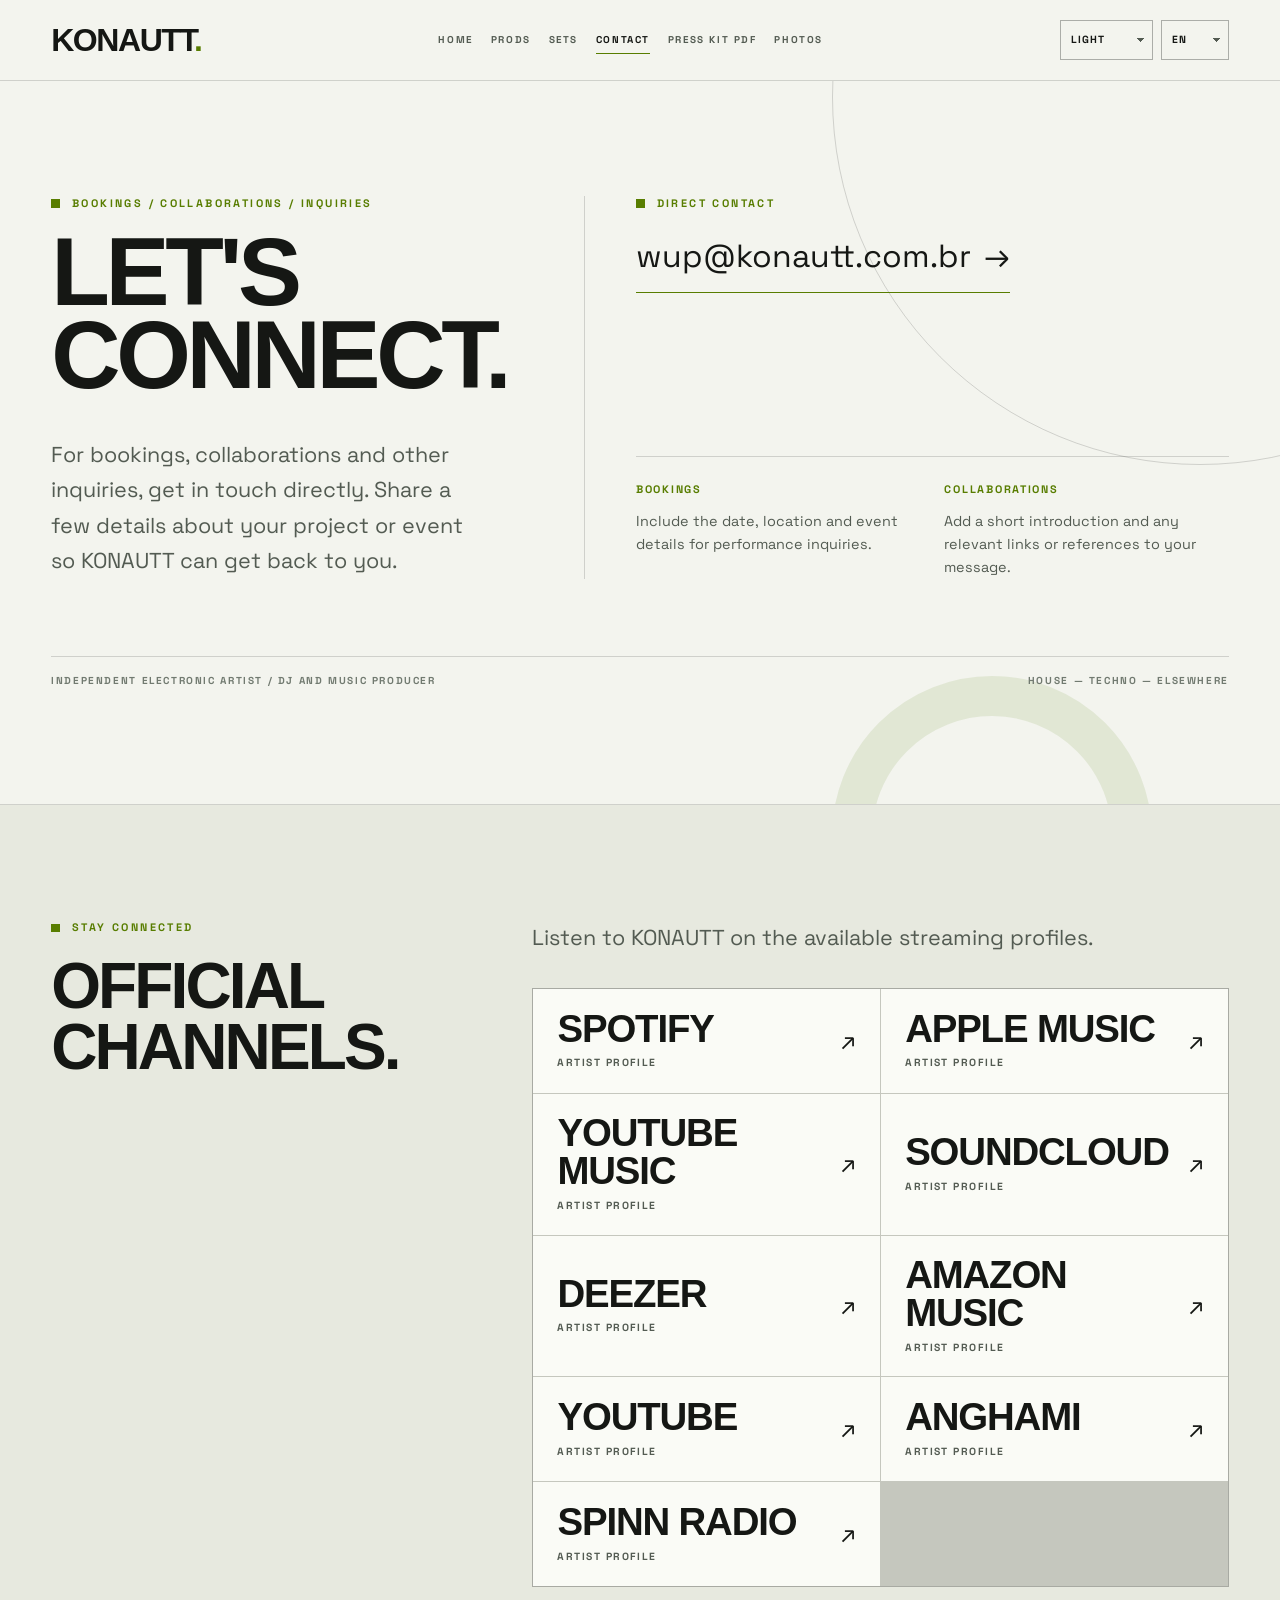
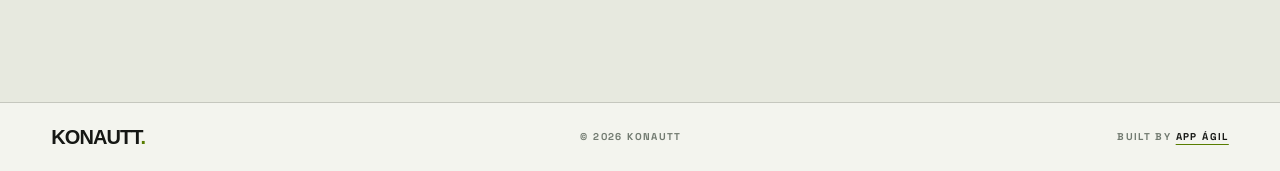
<file: contact.html>
<!doctype html>
<html lang="pt-BR" data-theme="dark">
<head>
  <meta charset="utf-8"><meta name="viewport" content="width=device-width, initial-scale=1">
  <meta name="description" content="Contato de KONAUTT para bookings, colaborações e outras propostas." data-i18n-content="contact.description"><meta name="color-scheme" content="dark light">
  <title data-i18n="contact.title">Contato — KONAUTT</title>
  <link rel="preconnect" href="https://fonts.googleapis.com"><link rel="preconnect" href="https://fonts.gstatic.com" crossorigin>
  <link rel="stylesheet" href="https://fonts.googleapis.com/css2?family=Space+Grotesk:wght@400;500;600;700&amp;display=swap"><link rel="stylesheet" href="assets/css/styles.css">
  <link rel="icon" type="image/png" href="https://raw.githubusercontent.com/konauttmusic/cdn/refs/heads/main/initial.png"><script src="assets/js/app.js" defer></script>
</head>
<body>
  <a class="skip-link" href="#main" data-i18n="common.skip">Pular para o conteúdo</a><noscript><p class="noscript" data-i18n="common.noScript">Ative o JavaScript para usar os seletores de tema e idioma.</p></noscript>
  <header class="site-header">
    <div class="container header-row">
      <a class="brand" href="index.html" aria-label="KONAUTT — início">KONAUTT<span class="brand-mark">.</span></a>
      <nav class="desktop-nav" aria-label="Navegação principal" data-i18n-aria-label="common.navLabel"><a class="nav-link" href="index.html" data-i18n="common.home">Início</a><a class="nav-link" href="music.html" data-i18n="common.music">Prods</a><a class="nav-link" href="shows.html" data-i18n="common.shows">Sets</a><a class="nav-link" href="contact.html" aria-current="page" data-i18n="common.contact">Contato</a><a class="nav-link" href="#" data-link-key="pressKit" target="_blank" rel="noopener noreferrer" data-i18n="common.pressKit">Press Kit em PDF</a><a class="nav-link" href="#" data-link-key="photos" target="_blank" rel="noopener noreferrer" data-i18n="common.photos">Fotos</a></nav>
      <div class="header-actions">
        <label class="control"><span class="control-label" data-i18n="common.theme">Tema</span><select class="control-select theme-select" aria-label="Tema" data-i18n-aria-label="common.theme"><option value="dark" data-i18n="common.themeDark">Escuro</option><option value="light" data-i18n="common.themeLight">Claro</option></select></label>
        <label class="control"><span class="control-label" data-i18n="common.language">Idioma</span><select class="control-select language-select" aria-label="Idioma" data-i18n-aria-label="common.language"><option value="pt-BR">PT</option><option value="en">EN</option></select></label>
        <button class="menu-toggle" type="button" aria-expanded="false" aria-controls="mobile-navigation" aria-label="Abrir menu" data-i18n-aria-label="common.menuOpen"><span></span></button>
      </div>
    </div>
    <nav class="mobile-nav" id="mobile-navigation" aria-label="Navegação principal" data-i18n-aria-label="common.navLabel" hidden><ul class="mobile-nav-list"><li><a class="nav-link" href="index.html" data-i18n="common.home">Início</a></li><li><a class="nav-link" href="music.html" data-i18n="common.music">Prods</a></li><li><a class="nav-link" href="shows.html" data-i18n="common.shows">Sets</a></li><li><a class="nav-link" href="contact.html" aria-current="page" data-i18n="common.contact">Contato</a></li><li><a class="nav-link" href="#" data-link-key="pressKit" target="_blank" rel="noopener noreferrer" data-i18n="common.pressKit">Press Kit em PDF</a></li><li><a class="nav-link" href="#" data-link-key="photos" target="_blank" rel="noopener noreferrer" data-i18n="common.photos">Fotos</a></li></ul></nav>
  </header>

  <main id="main">
    <section class="hero" aria-labelledby="contact-heading">
      <div class="container contact-grid">
        <div><p class="eyebrow" data-i18n="contact.eyebrow">Bookings / Colaborações / Contato</p><h1 class="display" id="contact-heading" data-i18n="contact.hero">VAMOS CONVERSAR.</h1><p class="lede contact-lede" data-i18n="contact.lede">Para bookings, colaborações e outros assuntos, entre em contato diretamente. Conte alguns detalhes do projeto ou evento para que KONAUTT possa responder.</p></div>
        <div class="contact-panel">
          <div><p class="eyebrow" data-i18n="contact.direct">Contato direto</p><a class="contact-email" href="mailto:wup@konautt.com.br">wup@konautt.com.br <span aria-hidden="true">→</span></a></div>
          <div class="contact-details">
            <div><p class="detail-title" data-i18n="contact.bookingTitle">Bookings</p><p class="detail-copy" data-i18n="contact.bookingBody">Inclua data, local e detalhes do evento em propostas de apresentação.</p></div>
            <div><p class="detail-title" data-i18n="contact.collabTitle">Colaborações</p><p class="detail-copy" data-i18n="contact.collabBody">Adicione uma breve apresentação e links ou referências relevantes à mensagem.</p></div>
          </div>
        </div>
      </div>
      <div class="container"><div class="hero-meta"><span data-i18n="contact.metaOne">Artista eletrônico independente / DJ e produtor musical</span><span data-i18n="contact.metaTwo">House — Techno — Além</span></div></div>
    </section>

    <section class="section section-soft" aria-labelledby="channels-heading">
      <div class="container split">
        <div><p class="eyebrow" data-i18n="contact.channelsEyebrow">Continue conectado</p><h2 class="section-title" id="channels-heading" data-i18n="contact.channelsTitle">CANAIS OFICIAIS.</h2></div>
        <div class="split-content">
          <p class="lede" data-i18n="contact.channelsLead">Ouça KONAUTT nos perfis de streaming disponíveis.</p>
          <div class="platform-links">
            <a class="platform-link" href="#" data-link-key="spotify" target="_blank" rel="noopener noreferrer"><span><span class="platform-name">Spotify</span><span class="platform-meta" data-i18n="contact.profile">Perfil do artista</span></span><span class="platform-arrow" aria-hidden="true">↗</span></a>
            <a class="platform-link" href="#" data-link-key="appleMusic" target="_blank" rel="noopener noreferrer"><span><span class="platform-name">Apple Music</span><span class="platform-meta" data-i18n="contact.profile">Perfil do artista</span></span><span class="platform-arrow" aria-hidden="true">↗</span></a>
            <a class="platform-link" href="#" data-link-key="youtubeMusic" target="_blank" rel="noopener noreferrer"><span><span class="platform-name">YouTube Music</span><span class="platform-meta" data-i18n="contact.profile">Perfil do artista</span></span><span class="platform-arrow" aria-hidden="true">↗</span></a>
            <a class="platform-link" href="#" data-link-key="soundCloud" target="_blank" rel="noopener noreferrer"><span><span class="platform-name">SoundCloud</span><span class="platform-meta" data-i18n="contact.profile">Perfil do artista</span></span><span class="platform-arrow" aria-hidden="true">↗</span></a>
            <a class="platform-link" href="#" data-link-key="deezer" target="_blank" rel="noopener noreferrer"><span><span class="platform-name">Deezer</span><span class="platform-meta" data-i18n="contact.profile">Perfil do artista</span></span><span class="platform-arrow" aria-hidden="true">↗</span></a>
            <a class="platform-link" href="#" data-link-key="amazonMusic" target="_blank" rel="noopener noreferrer"><span><span class="platform-name">Amazon Music</span><span class="platform-meta" data-i18n="contact.profile">Perfil do artista</span></span><span class="platform-arrow" aria-hidden="true">↗</span></a>
            <a class="platform-link" href="#" data-link-key="youtube" target="_blank" rel="noopener noreferrer"><span><span class="platform-name">YouTube</span><span class="platform-meta" data-i18n="contact.profile">Perfil do artista</span></span><span class="platform-arrow" aria-hidden="true">↗</span></a>
            <a class="platform-link" href="#" data-link-key="anghami" target="_blank" rel="noopener noreferrer"><span><span class="platform-name">Anghami</span><span class="platform-meta" data-i18n="contact.profile">Perfil do artista</span></span><span class="platform-arrow" aria-hidden="true">↗</span></a>
            <a class="platform-link" href="#" data-link-key="spinnRadio" target="_blank" rel="noopener noreferrer"><span><span class="platform-name">Spinn Radio</span><span class="platform-meta" data-i18n="contact.profile">Perfil do artista</span></span><span class="platform-arrow" aria-hidden="true">↗</span></a>
          </div>
        </div>
      </div>
    </section>
  </main>
  <footer class="site-footer"><div class="container footer-row"><a class="brand" href="index.html">KONAUTT<span class="brand-mark">.</span></a><span data-i18n="common.rights">© 2026 KONAUTT</span><span class="footer-credit"><span data-i18n="common.credit">Desenvolvido por</span> <a href="https://appagil.com.br" target="_blank" rel="noopener noreferrer">App Ágil</a></span></div></footer>
</body>
</html>
</file>
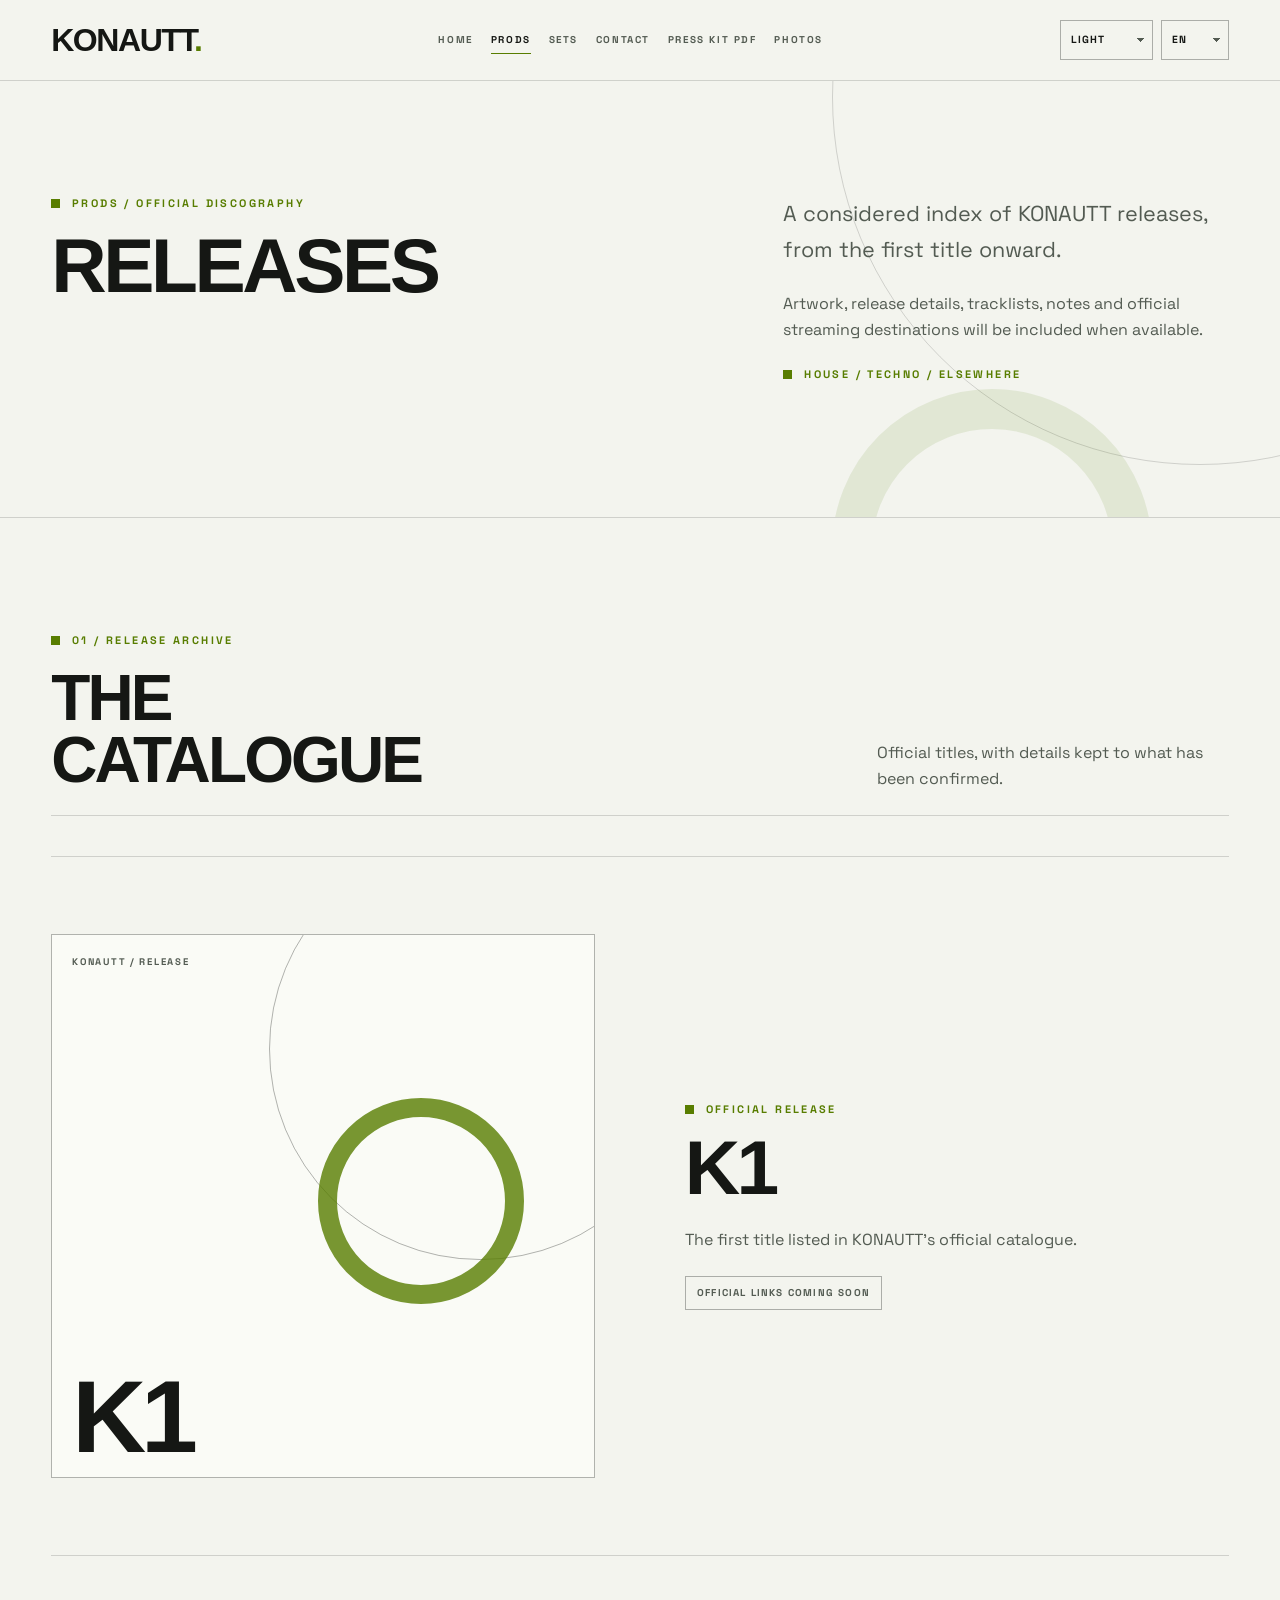
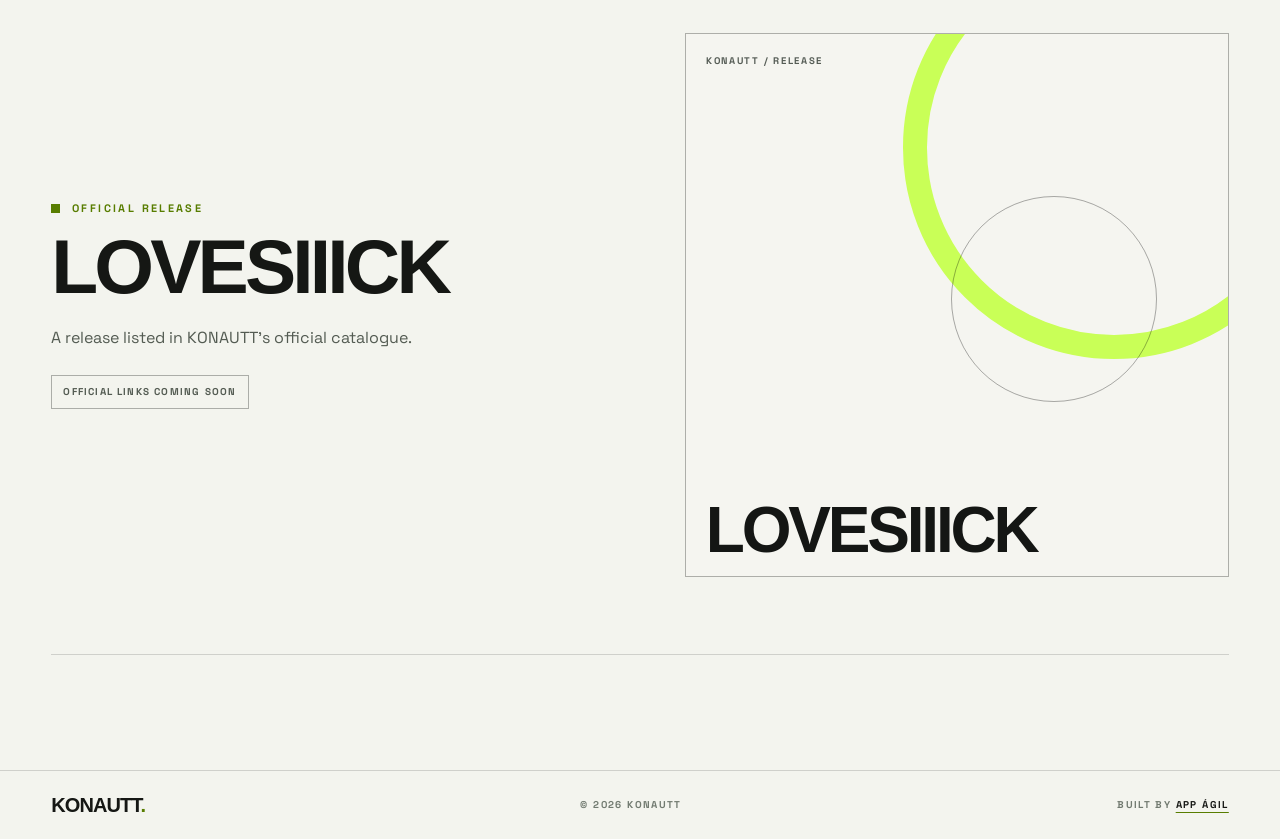
<file: music.html>
<!doctype html>
<html lang="pt-BR" data-theme="dark">
<head>
  <meta charset="utf-8"><meta name="viewport" content="width=device-width, initial-scale=1">
  <meta name="description" content="Discografia oficial e lançamentos de KONAUTT." data-i18n-content="music.description"><meta name="color-scheme" content="dark light">
  <title data-i18n="music.title">Prods — KONAUTT</title>
  <link rel="preconnect" href="https://fonts.googleapis.com"><link rel="preconnect" href="https://fonts.gstatic.com" crossorigin>
  <link rel="stylesheet" href="https://fonts.googleapis.com/css2?family=Space+Grotesk:wght@400;500;600;700&amp;display=swap"><link rel="stylesheet" href="assets/css/styles.css">
  <link rel="icon" type="image/png" href="https://raw.githubusercontent.com/konauttmusic/cdn/refs/heads/main/initial.png"><script src="assets/js/app.js" defer></script>
</head>
<body>
  <a class="skip-link" href="#main" data-i18n="common.skip">Pular para o conteúdo</a><noscript><p class="noscript" data-i18n="common.noScript">Ative o JavaScript para usar os seletores de tema e idioma.</p></noscript>
  <header class="site-header">
    <div class="container header-row">
      <a class="brand" href="index.html" aria-label="KONAUTT — início">KONAUTT<span class="brand-mark">.</span></a>
      <nav class="desktop-nav" aria-label="Navegação principal" data-i18n-aria-label="common.navLabel">
        <a class="nav-link" href="index.html" data-i18n="common.home">Início</a><a class="nav-link" href="music.html" aria-current="page" data-i18n="common.music">Prods</a><a class="nav-link" href="shows.html" data-i18n="common.shows">Sets</a><a class="nav-link" href="contact.html" data-i18n="common.contact">Contato</a><a class="nav-link" href="#" data-link-key="pressKit" target="_blank" rel="noopener noreferrer" data-i18n="common.pressKit">Press Kit em PDF</a><a class="nav-link" href="#" data-link-key="photos" target="_blank" rel="noopener noreferrer" data-i18n="common.photos">Fotos</a>
      </nav>
      <div class="header-actions">
        <label class="control"><span class="control-label" data-i18n="common.theme">Tema</span><select class="control-select theme-select" aria-label="Tema" data-i18n-aria-label="common.theme"><option value="dark" data-i18n="common.themeDark">Escuro</option><option value="light" data-i18n="common.themeLight">Claro</option></select></label>
        <label class="control"><span class="control-label" data-i18n="common.language">Idioma</span><select class="control-select language-select" aria-label="Idioma" data-i18n-aria-label="common.language"><option value="pt-BR">PT</option><option value="en">EN</option></select></label>
        <button class="menu-toggle" type="button" aria-expanded="false" aria-controls="mobile-navigation" aria-label="Abrir menu" data-i18n-aria-label="common.menuOpen"><span></span></button>
      </div>
    </div>
    <nav class="mobile-nav" id="mobile-navigation" aria-label="Navegação principal" data-i18n-aria-label="common.navLabel" hidden><ul class="mobile-nav-list"><li><a class="nav-link" href="index.html" data-i18n="common.home">Início</a></li><li><a class="nav-link" href="music.html" aria-current="page" data-i18n="common.music">Prods</a></li><li><a class="nav-link" href="shows.html" data-i18n="common.shows">Sets</a></li><li><a class="nav-link" href="contact.html" data-i18n="common.contact">Contato</a></li><li><a class="nav-link" href="#" data-link-key="pressKit" target="_blank" rel="noopener noreferrer" data-i18n="common.pressKit">Press Kit em PDF</a></li><li><a class="nav-link" href="#" data-link-key="photos" target="_blank" rel="noopener noreferrer" data-i18n="common.photos">Fotos</a></li></ul></nav>
  </header>

  <main id="main">
    <section class="hero" aria-labelledby="music-heading">
      <div class="container">
        <div class="split music-hero-grid">
          <div><p class="eyebrow" data-i18n="music.eyebrow">Prods / Discografia oficial</p><h1 class="display" id="music-heading" data-i18n="music.hero">Releases</h1></div>
          <div class="split-content"><p class="lede" data-i18n="music.lede">Um índice objetivo dos lançamentos de KONAUTT, do primeiro título em diante.</p><p class="body-copy" data-i18n="music.body">Capas, detalhes, tracklists, notas e destinos oficiais de streaming serão incluídos quando estiverem disponíveis.</p><p class="eyebrow" data-i18n="music.meta">House / Techno / Além</p></div>
        </div>
      </div>
    </section>

    <section class="section" aria-labelledby="catalogue-heading">
      <div class="container">
        <div class="section-heading-row"><div><p class="eyebrow" data-i18n="music.archiveEyebrow">01 / Arquivo de lançamentos</p><h2 class="section-title" id="catalogue-heading" data-i18n="music.archiveTitle">O CATÁLOGO</h2></div><p class="body-copy" data-i18n="music.archiveBody">Títulos oficiais com informações restritas ao que já foi confirmado.</p></div>
        <div class="release-list">
          <article class="release">
            <div class="release-art" role="img" aria-label="Arte conceitual do lançamento K1"><span class="art-label" data-i18n="music.artLabel">KONAUTT / LANÇAMENTO</span><span class="art-title">K1</span></div>
            <div class="release-copy"><p class="eyebrow" data-i18n="music.official">Lançamento oficial</p><h2 class="release-title">K1</h2><p class="body-copy" data-i18n="music.k1Body">Primeiro título listado no catálogo oficial de KONAUTT.</p><span class="status-pill" data-i18n="music.pending">Links oficiais em breve</span></div>
          </article>
          <article class="release">
            <div class="release-art light-art" role="img" aria-label="Arte conceitual do lançamento LOVESIIICK"><span class="art-label" data-i18n="music.artLabel">KONAUTT / LANÇAMENTO</span><span class="art-title">LOVESIIICK</span></div>
            <div class="release-copy"><p class="eyebrow" data-i18n="music.official">Lançamento oficial</p><h2 class="release-title">LOVESIIICK</h2><p class="body-copy" data-i18n="music.loveBody">Lançamento listado no catálogo oficial de KONAUTT.</p><span class="status-pill" data-i18n="music.pending">Links oficiais em breve</span></div>
          </article>
        </div>
      </div>
    </section>
  </main>
  <footer class="site-footer"><div class="container footer-row"><a class="brand" href="index.html">KONAUTT<span class="brand-mark">.</span></a><span data-i18n="common.rights">© 2026 KONAUTT</span><span class="footer-credit"><span data-i18n="common.credit">Desenvolvido por</span> <a href="https://appagil.com.br" target="_blank" rel="noopener noreferrer">App Ágil</a></span></div></footer>
</body>
</html>
</file>
<file: assets/css/styles.css>
:root {
  color-scheme: dark;
  --bg: #090a0a;
  --bg-soft: #111312;
  --surface: #171a18;
  --surface-strong: #202420;
  --text: #f5f7f4;
  --muted: #a0a79f;
  --faint: #727a72;
  --line: rgba(245, 247, 244, 0.15);
  --line-strong: rgba(245, 247, 244, 0.28);
  --accent: #c9ff57;
  --accent-ink: #162000;
  --header: rgba(9, 10, 10, 0.88);
  --shadow: 0 24px 80px rgba(0, 0, 0, 0.3);
  --max-width: 1440px;
  --gutter: clamp(1.25rem, 4vw, 4.5rem);
  --section-space: clamp(4.5rem, 9vw, 9rem);
  --heading: "Arial Narrow", "Roboto Condensed", Impact, sans-serif;
  --body: "Space Grotesk", Inter, Arial, sans-serif;
}

html[data-theme="light"] {
  color-scheme: light;
  --bg: #f3f4ee;
  --bg-soft: #e7e9df;
  --surface: #fafbf6;
  --surface-strong: #d9ddd0;
  --text: #151714;
  --muted: #535b52;
  --faint: #717a70;
  --line: rgba(21, 23, 20, 0.16);
  --line-strong: rgba(21, 23, 20, 0.32);
  --accent: #587d00;
  --accent-ink: #f8ffea;
  --header: rgba(243, 244, 238, 0.9);
  --shadow: 0 24px 70px rgba(35, 40, 28, 0.14);
}

*,
*::before,
*::after {
  box-sizing: border-box;
}

html {
  scroll-behavior: smooth;
  scroll-padding-top: 6rem;
}

body {
  margin: 0;
  min-width: 18rem;
  overflow-x: hidden;
  background: var(--bg);
  color: var(--text);
  font-family: var(--body);
  line-height: 1.6;
  text-rendering: optimizeLegibility;
  transition: background-color 180ms ease, color 180ms ease;
}

body.menu-open {
  overflow: hidden;
}

img {
  display: block;
  max-width: 100%;
}

a {
  color: inherit;
  text-decoration: none;
}

button,
select {
  color: inherit;
  font: inherit;
}

button,
select,
a {
  -webkit-tap-highlight-color: transparent;
}

:focus-visible {
  outline: 2px solid var(--accent);
  outline-offset: 4px;
}

::selection {
  background: var(--accent);
  color: var(--accent-ink);
}

.skip-link {
  position: fixed;
  z-index: 1000;
  top: 0.75rem;
  left: 0.75rem;
  padding: 0.75rem 1rem;
  background: var(--accent);
  color: var(--accent-ink);
  font-size: 0.75rem;
  font-weight: 800;
  letter-spacing: 0.08em;
  text-transform: uppercase;
  transform: translateY(-160%);
  transition: transform 160ms ease;
}

.skip-link:focus {
  transform: translateY(0);
}

.container {
  width: min(100%, var(--max-width));
  margin-inline: auto;
  padding-inline: var(--gutter);
}

.eyebrow {
  display: flex;
  align-items: center;
  gap: 0.75rem;
  margin: 0 0 1.25rem;
  color: var(--accent);
  font-size: 0.68rem;
  font-weight: 800;
  letter-spacing: 0.22em;
  line-height: 1.4;
  text-transform: uppercase;
}

.eyebrow::before {
  width: 0.55rem;
  height: 0.55rem;
  flex: 0 0 auto;
  background: currentColor;
  content: "";
}

.display,
.section-title,
.card-title,
.brand {
  font-family: var(--heading);
  font-stretch: condensed;
  font-weight: 900;
  letter-spacing: -0.045em;
  text-transform: uppercase;
}

.display,
.section-title,
.card-title,
p {
  overflow-wrap: anywhere;
}

.display,
.section-title,
.card-title,
.release-title,
.empty-state-title,
.art-title {
  hyphens: none;
  overflow-wrap: normal;
  word-break: normal;
}

.display {
  max-width: 11ch;
  margin: 0;
  font-size: clamp(3.25rem, 7.5vw, 8.5rem);
  line-height: 0.86;
  overflow-wrap: normal;
  word-break: normal;
}

#home-heading {
  white-space: nowrap;
}

.section-title {
  max-width: 12ch;
  margin: 0;
  font-size: clamp(2.4rem, 5vw, 4.75rem);
  line-height: 0.96;
}

.lede {
  max-width: 36rem;
  margin: 0;
  color: var(--muted);
  font-size: clamp(1.05rem, 2vw, 1.35rem);
  line-height: 1.65;
}

.body-copy {
  max-width: 42rem;
  margin: 0;
  color: var(--muted);
}

.text-link {
  display: inline-flex;
  align-items: center;
  gap: 0.8rem;
  width: fit-content;
  padding-bottom: 0.35rem;
  border-bottom: 1px solid var(--accent);
  color: var(--accent);
  font-size: 0.7rem;
  font-weight: 800;
  letter-spacing: 0.16em;
  line-height: 1.4;
  text-transform: uppercase;
  transition: color 160ms ease, gap 160ms ease;
}

.text-link:hover {
  gap: 1.1rem;
  color: var(--text);
}

/* Shared header */
.site-header {
  position: sticky;
  z-index: 100;
  top: 0;
  border-bottom: 1px solid var(--line);
  background: var(--header);
  backdrop-filter: blur(18px);
}

.header-row {
  display: flex;
  min-height: 5rem;
  align-items: center;
  gap: clamp(0.75rem, 2vw, 2rem);
}

.brand {
  position: relative;
  z-index: 2;
  flex: 0 0 auto;
  font-size: clamp(1.5rem, 3vw, 2rem);
  line-height: 1;
}

.brand-mark {
  color: var(--accent);
}

.desktop-nav {
  display: flex;
  align-items: center;
  justify-content: center;
  gap: clamp(0.7rem, 1.4vw, 1.5rem);
  margin-inline: auto;
}

.nav-link {
  position: relative;
  padding-block: 0.6rem;
  color: var(--muted);
  font-size: 0.62rem;
  font-weight: 700;
  letter-spacing: 0.16em;
  white-space: nowrap;
  text-transform: uppercase;
  transition: color 160ms ease;
}

.nav-link::after {
  position: absolute;
  right: 0;
  bottom: 0.2rem;
  left: 0;
  height: 1px;
  background: var(--accent);
  content: "";
  transform: scaleX(0);
  transform-origin: right;
  transition: transform 160ms ease;
}

.nav-link:hover,
.nav-link[aria-current="page"] {
  color: var(--text);
}

.nav-link:hover::after,
.nav-link[aria-current="page"]::after {
  transform: scaleX(1);
  transform-origin: left;
}

.header-actions {
  display: flex;
  align-items: center;
  gap: 0.5rem;
}

.control {
  display: flex;
  align-items: center;
  gap: 0.4rem;
}

.control-label {
  position: absolute;
  width: 1px;
  height: 1px;
  overflow: hidden;
  clip: rect(0 0 0 0);
  clip-path: inset(50%);
  white-space: nowrap;
}

.control-select {
  height: 2.5rem;
  padding: 0 1.8rem 0 0.65rem;
  border: 1px solid var(--line-strong);
  border-radius: 0;
  background-color: var(--bg);
  background-image: linear-gradient(45deg, transparent 50%, var(--muted) 50%), linear-gradient(135deg, var(--muted) 50%, transparent 50%);
  background-position: calc(100% - 11px) 50%, calc(100% - 7px) 50%;
  background-repeat: no-repeat;
  background-size: 4px 4px, 4px 4px;
  font-size: 0.65rem;
  font-weight: 800;
  letter-spacing: 0.08em;
  text-transform: uppercase;
  appearance: none;
  cursor: pointer;
}

.theme-select {
  width: 5.8rem;
}

.language-select {
  width: 4.25rem;
}

.menu-toggle {
  display: none;
  width: 2.5rem;
  height: 2.5rem;
  align-items: center;
  justify-content: center;
  padding: 0;
  border: 1px solid var(--line-strong);
  border-radius: 0;
  background: transparent;
  cursor: pointer;
}

.menu-toggle span,
.menu-toggle::before,
.menu-toggle::after {
  width: 1rem;
  height: 1px;
  background: currentColor;
  content: "";
  transition: transform 180ms ease, opacity 180ms ease;
}

.menu-toggle {
  flex-direction: column;
  gap: 0.25rem;
}

.menu-toggle[aria-expanded="true"] span {
  opacity: 0;
}

.menu-toggle[aria-expanded="true"]::before {
  transform: translateY(5px) rotate(45deg);
}

.menu-toggle[aria-expanded="true"]::after {
  transform: translateY(-5px) rotate(-45deg);
}

.mobile-nav {
  display: none;
  border-top: 1px solid var(--line);
  background: var(--bg);
}

.mobile-nav.is-open {
  display: block;
}

.mobile-nav-list {
  display: grid;
  margin: 0;
  padding: 0.75rem var(--gutter) 1.25rem;
  list-style: none;
}

.mobile-nav .nav-link {
  display: block;
  padding: 0.9rem 0;
  border-bottom: 1px solid var(--line);
  font-size: 0.78rem;
}

.mobile-nav .nav-link::after {
  display: none;
}

/* Hero */
.hero {
  position: relative;
  isolation: isolate;
  overflow: hidden;
  padding-block: clamp(4.5rem, 9vw, 8.5rem);
  border-bottom: 1px solid var(--line);
}

.hero::before {
  position: absolute;
  z-index: -1;
  top: -22rem;
  right: -18rem;
  width: 46rem;
  height: 46rem;
  border: 1px solid var(--line);
  border-radius: 50%;
  content: "";
}

.hero::after {
  position: absolute;
  z-index: -1;
  right: 10%;
  bottom: -12rem;
  width: 20rem;
  height: 20rem;
  border: 2.5rem solid color-mix(in srgb, var(--accent) 60%, transparent);
  border-radius: 50%;
  content: "";
  opacity: 0.18;
}

.hero-grid {
  display: grid;
  align-items: center;
  gap: clamp(3rem, 7vw, 7rem);
  grid-template-columns: minmax(0, 1.1fr) minmax(17rem, 0.7fr);
}

.hero-copy {
  position: relative;
  z-index: 1;
}

.hero-intro {
  display: flex;
  align-items: flex-end;
  justify-content: space-between;
  gap: 2rem;
  margin-top: 2.5rem;
}

.hero-intro .lede {
  max-width: 24rem;
}

.visual-frame {
  position: relative;
  min-height: 30rem;
  overflow: hidden;
  border: 1px solid var(--line-strong);
  background: var(--surface);
  box-shadow: var(--shadow);
}

.visual-frame img {
  width: 100%;
  height: 100%;
  min-height: inherit;
  object-fit: cover;
  filter: grayscale(1) contrast(1.15);
  transition: filter 180ms ease, transform 700ms ease;
}

.visual-frame:hover img {
  transform: scale(1.025);
}

html[data-theme="light"] .visual-frame img {
  filter: grayscale(1) contrast(1.05) brightness(1.08);
}

.visual-frame::after {
  position: absolute;
  inset: 0;
  background: linear-gradient(to top, rgba(0, 0, 0, 0.78), transparent 58%);
  content: "";
}

.visual-number,
.visual-caption {
  position: absolute;
  z-index: 1;
  color: #fff;
}

.visual-number {
  top: 1.25rem;
  right: 1.25rem;
  color: #c9ff57;
  font-family: var(--heading);
  font-size: 4rem;
  font-weight: 900;
  line-height: 1;
}

.visual-caption {
  right: 1.25rem;
  bottom: 1.25rem;
  left: 1.25rem;
  font-size: 0.65rem;
  font-weight: 700;
  letter-spacing: 0.18em;
  text-transform: uppercase;
}

.hero-meta {
  display: flex;
  justify-content: space-between;
  gap: 1rem;
  margin-top: clamp(3rem, 6vw, 6rem);
  padding-top: 1rem;
  border-top: 1px solid var(--line);
  color: var(--faint);
  font-size: 0.63rem;
  font-weight: 700;
  letter-spacing: 0.16em;
  text-transform: uppercase;
}

/* Content sections */
.section {
  padding-block: var(--section-space);
  border-bottom: 1px solid var(--line);
}

.section-soft {
  background: var(--bg-soft);
}

.split {
  display: grid;
  gap: clamp(2.5rem, 7vw, 7rem);
  grid-template-columns: minmax(15rem, 0.72fr) minmax(0, 1.28fr);
}

.music-hero-grid {
  gap: clamp(2.5rem, 5vw, 5rem);
  grid-template-columns: minmax(0, 1.2fr) minmax(20rem, 0.8fr);
}

#music-heading {
  max-width: 10ch;
  font-size: clamp(3.4rem, 6vw, 6.5rem);
  line-height: 0.9;
  text-wrap: balance;
}

.split-content {
  align-self: center;
}

.split-content > * + * {
  margin-top: 1.5rem;
}

.genre-list {
  display: flex;
  flex-wrap: wrap;
  gap: 0.4rem 1rem;
  margin: 2.5rem 0 0;
  padding: 1.25rem 0 0;
  border-top: 1px solid var(--line);
  color: var(--muted);
  font-family: var(--heading);
  font-size: clamp(1.5rem, 3vw, 2.5rem);
  font-weight: 900;
  letter-spacing: -0.03em;
  line-height: 1;
  list-style: none;
  text-transform: uppercase;
}

.genre-list li:not(:last-child)::after {
  margin-left: 1rem;
  color: var(--accent);
  content: "/";
}

.section-heading-row {
  display: flex;
  align-items: end;
  justify-content: space-between;
  gap: 2rem;
  margin-bottom: 2.5rem;
  padding-bottom: 1.5rem;
  border-bottom: 1px solid var(--line);
}

.section-heading-row .body-copy {
  max-width: 22rem;
}

.page-grid {
  display: grid;
  gap: 1px;
  background: var(--line);
  border: 1px solid var(--line);
  grid-template-columns: repeat(3, minmax(0, 1fr));
}

.page-card {
  display: flex;
  min-height: 22rem;
  flex-direction: column;
  justify-content: space-between;
  padding: clamp(1.5rem, 3vw, 2.5rem);
  background: var(--surface);
  transition: background-color 180ms ease, color 180ms ease;
}

.page-card:hover {
  background: var(--accent);
  color: var(--accent-ink);
}

.page-card-index {
  color: var(--accent);
  font-family: var(--heading);
  font-size: 3rem;
  font-weight: 900;
  line-height: 1;
}

.page-card:hover .page-card-index,
.page-card:hover .card-copy {
  color: inherit;
}

.card-title {
  display: block;
  margin: 0;
  font-size: clamp(2.15rem, 3.8vw, 3.5rem);
  line-height: 0.96;
}

.card-copy {
  display: block;
  max-width: 18rem;
  margin: 1rem 0 0;
  color: var(--muted);
  font-size: 0.9rem;
}

.card-arrow {
  display: block;
  margin-top: 2rem;
  font-size: 1.5rem;
}

/* Music */
.release-list {
  border-top: 1px solid var(--line);
}

.release {
  display: grid;
  align-items: center;
  gap: clamp(2rem, 7vw, 7rem);
  padding-block: clamp(2.5rem, 6vw, 5rem);
  border-bottom: 1px solid var(--line);
  grid-template-columns: repeat(2, minmax(0, 1fr));
}

.release:nth-child(even) .release-art {
  order: 2;
}

.release-art {
  position: relative;
  aspect-ratio: 1;
  overflow: hidden;
  border: 1px solid var(--line-strong);
  background: var(--surface);
}

.release-art::before,
.release-art::after {
  position: absolute;
  border-radius: 50%;
  content: "";
}

.release-art::before {
  top: -18%;
  right: -18%;
  width: 78%;
  height: 78%;
  border: 1px solid var(--line-strong);
}

.release-art::after {
  top: 30%;
  right: 13%;
  width: 38%;
  height: 38%;
  border: 1.2rem solid var(--accent);
  opacity: 0.8;
}

.release-art.light-art {
  background: #f5f5f0;
  color: #141614;
}

.release-art.light-art::before {
  border-width: 1.5rem;
  border-color: #c9ff57;
}

.release-art.light-art::after {
  border-width: 1px;
  border-color: rgba(0, 0, 0, 0.4);
}

.art-label,
.art-title {
  position: absolute;
  z-index: 1;
}

.art-label {
  top: 1.25rem;
  left: 1.25rem;
  color: var(--muted);
  font-size: 0.6rem;
  font-weight: 800;
  letter-spacing: 0.18em;
  text-transform: uppercase;
}

.light-art .art-label {
  color: #555c55;
}

.light-art .art-title {
  font-size: clamp(2.4rem, 5vw, 4.75rem);
  white-space: nowrap;
}

.art-title {
  right: 1.25rem;
  bottom: 1.25rem;
  left: 1.25rem;
  font-family: var(--heading);
  font-size: clamp(3rem, 8vw, 7rem);
  font-weight: 900;
  letter-spacing: -0.05em;
  line-height: 0.78;
  text-transform: uppercase;
}

.release-copy .eyebrow {
  margin-bottom: 1rem;
}

.release-title {
  margin: 0;
  font-family: var(--heading);
  font-size: clamp(3rem, 6vw, 6rem);
  font-weight: 900;
  letter-spacing: -0.05em;
  line-height: 0.9;
  text-transform: uppercase;
}

.release-copy .body-copy {
  margin-top: 1.5rem;
}

.status-pill {
  display: inline-flex;
  margin-top: 1.5rem;
  padding: 0.5rem 0.7rem;
  border: 1px solid var(--line-strong);
  color: var(--muted);
  font-size: 0.62rem;
  font-weight: 800;
  letter-spacing: 0.12em;
  text-transform: uppercase;
}

/* Sets */
.empty-state {
  padding-block: clamp(2rem, 5vw, 4rem);
  border-block: 1px solid var(--line);
}

.empty-state-title {
  max-width: 17ch;
  margin: 0;
  font-family: var(--heading);
  font-size: clamp(1.9rem, 3.8vw, 3.25rem);
  font-weight: 900;
  letter-spacing: -0.03em;
  line-height: 1;
  text-transform: uppercase;
}

.empty-state .body-copy,
.empty-state .text-link {
  margin-top: 1.5rem;
}

.archive-grid {
  display: grid;
  align-items: center;
  gap: clamp(2rem, 7vw, 7rem);
  grid-template-columns: minmax(17rem, 0.85fr) minmax(0, 1.15fr);
}

.archive-visual {
  position: relative;
  min-height: 27rem;
  overflow: hidden;
  border: 1px solid var(--line);
}

.archive-visual img {
  width: 100%;
  height: 100%;
  min-height: inherit;
  object-fit: cover;
  filter: grayscale(1) contrast(1.2) brightness(0.7);
}

.archive-visual::after {
  position: absolute;
  inset: 0;
  background: linear-gradient(to top, rgba(0, 0, 0, 0.7), transparent);
  content: "";
}

.archive-caption {
  position: absolute;
  z-index: 1;
  right: 1.25rem;
  bottom: 1.25rem;
  left: 1.25rem;
  color: #fff;
  font-size: 0.63rem;
  font-weight: 700;
  letter-spacing: 0.16em;
  text-transform: uppercase;
}

.archive-copy {
  margin-top: 1.5rem;
}

/* Contact */
.contact-grid {
  display: grid;
  gap: clamp(3rem, 8vw, 8rem);
  grid-template-columns: minmax(16rem, 0.8fr) minmax(0, 1.2fr);
}

.contact-panel {
  display: flex;
  flex-direction: column;
  justify-content: space-between;
  padding-left: clamp(1.5rem, 4vw, 4rem);
  border-left: 1px solid var(--line);
}

.contact-email {
  display: inline-flex;
  max-width: 100%;
  align-items: center;
  gap: 0.8rem;
  padding-bottom: 0.6rem;
  border-bottom: 1px solid var(--accent);
  font-size: clamp(1.15rem, 3vw, 2rem);
  overflow-wrap: anywhere;
}

.contact-email:hover {
  color: var(--accent);
}

.contact-lede {
  margin-top: 2.5rem;
}

.contact-details {
  display: grid;
  gap: 1.5rem;
  margin-top: 4rem;
  padding-top: 1.5rem;
  border-top: 1px solid var(--line);
  grid-template-columns: repeat(2, minmax(0, 1fr));
}

.detail-title {
  margin: 0;
  color: var(--accent);
  font-size: 0.68rem;
  font-weight: 800;
  letter-spacing: 0.16em;
  text-transform: uppercase;
}

.detail-copy {
  margin: 0.7rem 0 0;
  color: var(--muted);
  font-size: 0.9rem;
}

.channel-grid {
  display: grid;
  gap: 1px;
  margin-top: 2rem;
  background: var(--line);
  border: 1px solid var(--line);
  grid-template-columns: repeat(2, minmax(0, 1fr));
}

.channel {
  min-height: 10rem;
  padding: 1.5rem;
  background: var(--surface);
}

.channel p:last-child {
  margin: 1.25rem 0 0;
  color: var(--muted);
}

.platform-links {
  display: grid;
  gap: 1px;
  margin-top: 2rem;
  background: var(--line);
  border: 1px solid var(--line);
  grid-template-columns: repeat(2, minmax(0, 1fr));
}

.platform-link {
  display: grid;
  min-height: 6.5rem;
  align-items: center;
  gap: 1rem;
  padding: 1.25rem 1.5rem;
  background: var(--surface);
  grid-template-columns: minmax(0, 1fr) auto;
  transition: background-color 160ms ease, color 160ms ease;
}

.platform-link:hover {
  background: var(--accent);
  color: var(--accent-ink);
}

.platform-name {
  display: block;
  font-family: var(--heading);
  font-size: clamp(1.6rem, 3vw, 2.4rem);
  font-weight: 900;
  letter-spacing: -0.03em;
  line-height: 1;
  text-transform: uppercase;
}

.platform-meta {
  display: block;
  margin-top: 0.45rem;
  color: var(--muted);
  font-size: 0.65rem;
  font-weight: 700;
  letter-spacing: 0.14em;
  text-transform: uppercase;
}

.platform-link:hover .platform-meta {
  color: inherit;
}

.platform-arrow {
  font-size: 1.5rem;
}

/* Footer */
.site-footer {
  padding-block: 1.5rem;
}

.footer-row {
  display: flex;
  align-items: center;
  justify-content: space-between;
  gap: 1.5rem;
  color: var(--faint);
  font-size: 0.62rem;
  font-weight: 700;
  letter-spacing: 0.14em;
  text-transform: uppercase;
}

.footer-row .brand {
  color: var(--text);
  font-size: 1.25rem;
}

.footer-credit {
  white-space: nowrap;
}

.footer-credit a {
  color: var(--text);
  text-decoration: underline;
  text-decoration-color: var(--accent);
  text-underline-offset: 0.25rem;
  transition: color 160ms ease;
}

.footer-credit a:hover {
  color: var(--accent);
}

.noscript {
  margin: 0;
  padding: 0.75rem var(--gutter);
  border-bottom: 1px solid var(--line);
  background: var(--accent);
  color: var(--accent-ink);
  font-size: 0.85rem;
  text-align: center;
}

@media (max-width: 62rem) {
  .desktop-nav {
    display: none;
  }

  .header-actions {
    margin-left: auto;
  }

  .menu-toggle {
    display: flex;
  }

  .hero-grid,
  .split,
  .music-hero-grid,
  .contact-grid {
    grid-template-columns: 1fr;
  }

  .hero-copy {
    max-width: 52rem;
  }

  .visual-frame {
    min-height: 28rem;
  }

  .split-content {
    max-width: 46rem;
  }

  .contact-panel {
    padding-top: 2rem;
    padding-left: 0;
    border-top: 1px solid var(--line);
    border-left: 0;
  }
}

@media (max-width: 48rem) {
  .header-row {
    min-height: 4.5rem;
  }

  .theme-select {
    width: 4.4rem;
  }

  .language-select {
    width: 3.8rem;
  }

  .hero-grid,
  .release,
  .archive-grid {
    grid-template-columns: 1fr;
  }

  #home-heading {
    font-size: clamp(3.2rem, 14vw, 5.5rem);
  }

  #music-heading {
    max-width: 100%;
    font-size: clamp(2.8rem, 11vw, 5rem);
  }

  .section-title {
    font-size: clamp(2.15rem, 8vw, 3.5rem);
  }

  .hero-intro,
  .section-heading-row {
    align-items: flex-start;
    flex-direction: column;
  }

  .visual-frame {
    min-height: 23rem;
  }

  .hero-meta {
    align-items: flex-start;
    flex-direction: column;
  }

  .page-grid {
    grid-template-columns: 1fr;
  }

  .page-card {
    min-height: 17rem;
  }

  .release:nth-child(even) .release-art {
    order: initial;
  }

  .release-art {
    width: min(100%, 32rem);
  }

  .contact-details,
  .channel-grid,
  .platform-links {
    grid-template-columns: 1fr;
  }

  .footer-row {
    align-items: flex-start;
    flex-direction: column;
    gap: 0.75rem;
  }
}

@media (max-width: 26rem) {
  :root {
    --gutter: 1rem;
  }

  .header-row {
    gap: 0.4rem;
  }

  .brand {
    font-size: 1.1rem;
  }

  .header-actions {
    gap: 0.3rem;
  }

  .control-select,
  .menu-toggle {
    height: 2.25rem;
  }

  .theme-select {
    width: 4.9rem;
    padding-left: 0.45rem;
    font-size: 0.58rem;
  }

  .language-select {
    width: 3.5rem;
    padding-left: 0.45rem;
    font-size: 0.58rem;
  }

  .menu-toggle {
    width: 2.25rem;
  }

  .display {
    font-size: clamp(2.75rem, 11.5vw, 4.5rem);
  }
}

@media (prefers-reduced-motion: reduce) {
  html {
    scroll-behavior: auto;
  }

  *,
  *::before,
  *::after {
    scroll-behavior: auto !important;
    transition-duration: 0.01ms !important;
    animation-duration: 0.01ms !important;
    animation-iteration-count: 1 !important;
  }
}
</file>
